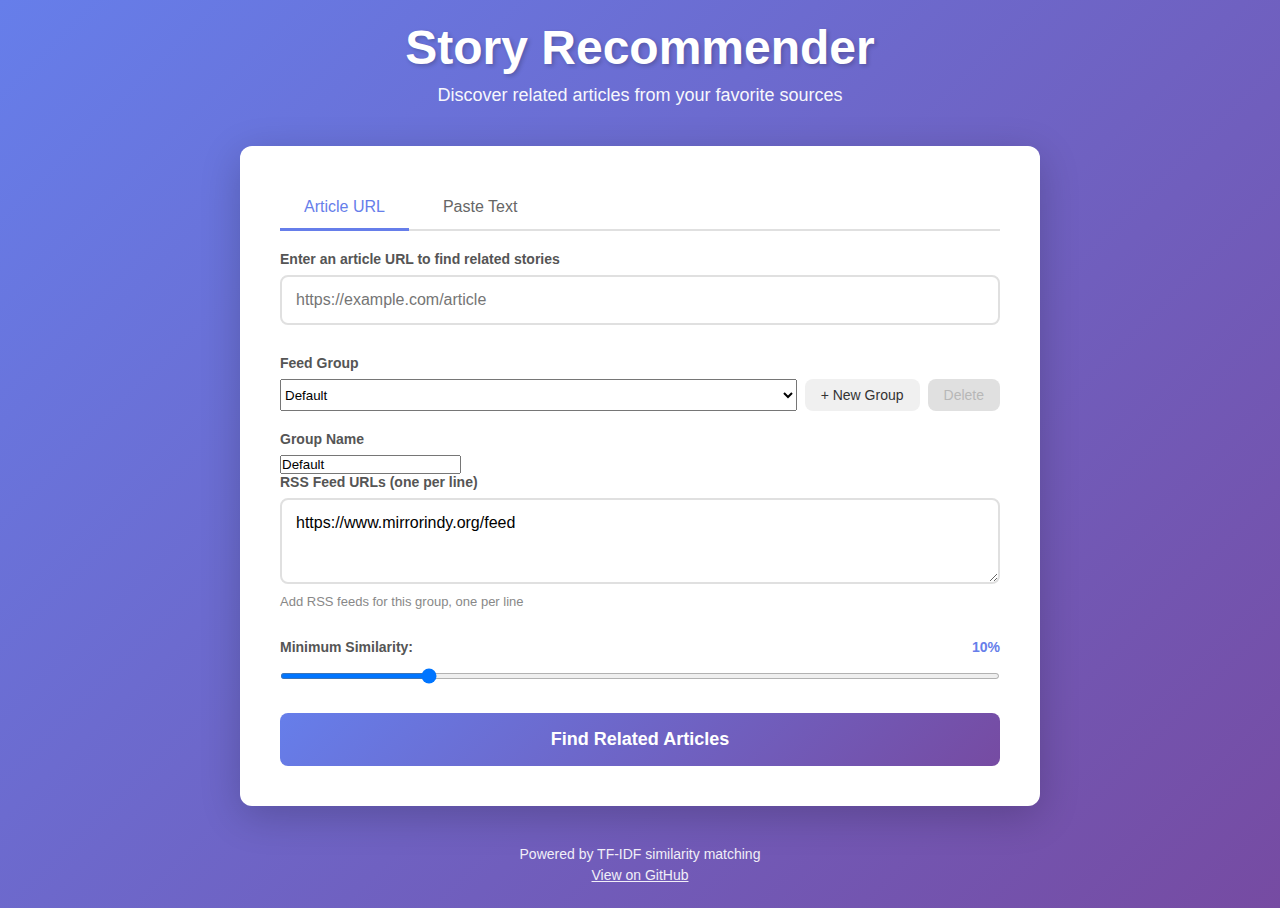
<file: webapp/index.html>
<!DOCTYPE html>
<html lang="en">
<head>
  <meta charset="UTF-8">
  <meta name="viewport" content="width=device-width, initial-scale=1.0">
  <title>Story Recommender - Find Related Articles</title>
  <link rel="stylesheet" href="style.css">
</head>
<body>
  <div class="container">
    <header>
      <h1>Story Recommender</h1>
      <p class="subtitle">Discover related articles from your favorite sources</p>
    </header>

    <main>
      <div class="input-section">
        <div class="tabs">
          <button class="tab active" data-tab="url">Article URL</button>
          <button class="tab" data-tab="text">Paste Text</button>
        </div>

        <div class="tab-content active" id="url-tab">
          <label for="article-url">Enter an article URL to find related stories</label>
          <input
            type="url"
            id="article-url"
            placeholder="https://example.com/article"
            autocomplete="off"
          >
        </div>

        <div class="tab-content" id="text-tab">
          <label for="article-text">Or paste article text directly</label>
          <textarea
            id="article-text"
            rows="6"
            placeholder="Paste article text here..."
          ></textarea>
        </div>

        <div class="group-section">
          <label for="group-select">Feed Group</label>
          <div class="group-controls">
            <select id="group-select">
              <option value="default">Default</option>
            </select>
            <button type="button" id="new-group-btn" class="secondary-btn">+ New Group</button>
            <button type="button" id="delete-group-btn" class="danger-btn">Delete</button>
          </div>
        </div>

        <div class="setting-group">
          <label for="group-name">Group Name</label>
          <input
            type="text"
            id="group-name"
            placeholder="e.g., Indiana Politics"
          >
        </div>

        <div class="feed-section">
          <label for="feed-urls">RSS Feed URLs (one per line)</label>
          <textarea
            id="feed-urls"
            rows="3"
            placeholder="https://www.mirrorindy.org/feed&#10;https://example.com/feed"
          >https://www.mirrorindy.org/feed</textarea>
          <small>Add RSS feeds for this group, one per line</small>
        </div>

        <div class="settings-row">
          <div class="setting">
            <label for="min-similarity">
              Minimum Similarity: <span id="similarity-value">10%</span>
            </label>
            <input
              type="range"
              id="min-similarity"
              min="0"
              max="50"
              value="10"
            >
          </div>
        </div>

        <button id="find-btn" class="primary-btn">Find Related Articles</button>
      </div>

      <div class="results-section" id="results-section">
        <div class="loading" id="loading">
          <div class="spinner"></div>
          <p>Finding related articles...</p>
        </div>

        <div class="error" id="error">
          <h3>Error</h3>
          <p id="error-message"></p>
        </div>

        <div class="recommendations" id="recommendations">
          <h2>Related Articles</h2>
          <div id="recommendations-list"></div>
        </div>

        <div class="no-results" id="no-results">
          <h3>No Related Articles Found</h3>
          <p>Try lowering the similarity threshold or adding more RSS feeds.</p>
        </div>
      </div>
    </main>

    <footer>
      <p>Powered by TF-IDF similarity matching</p>
      <p><a href="https://github.com/deblock1376/story-recommender" target="_blank">View on GitHub</a></p>
    </footer>
  </div>

  <script src="app.js"></script>
</body>
</html>
</file>
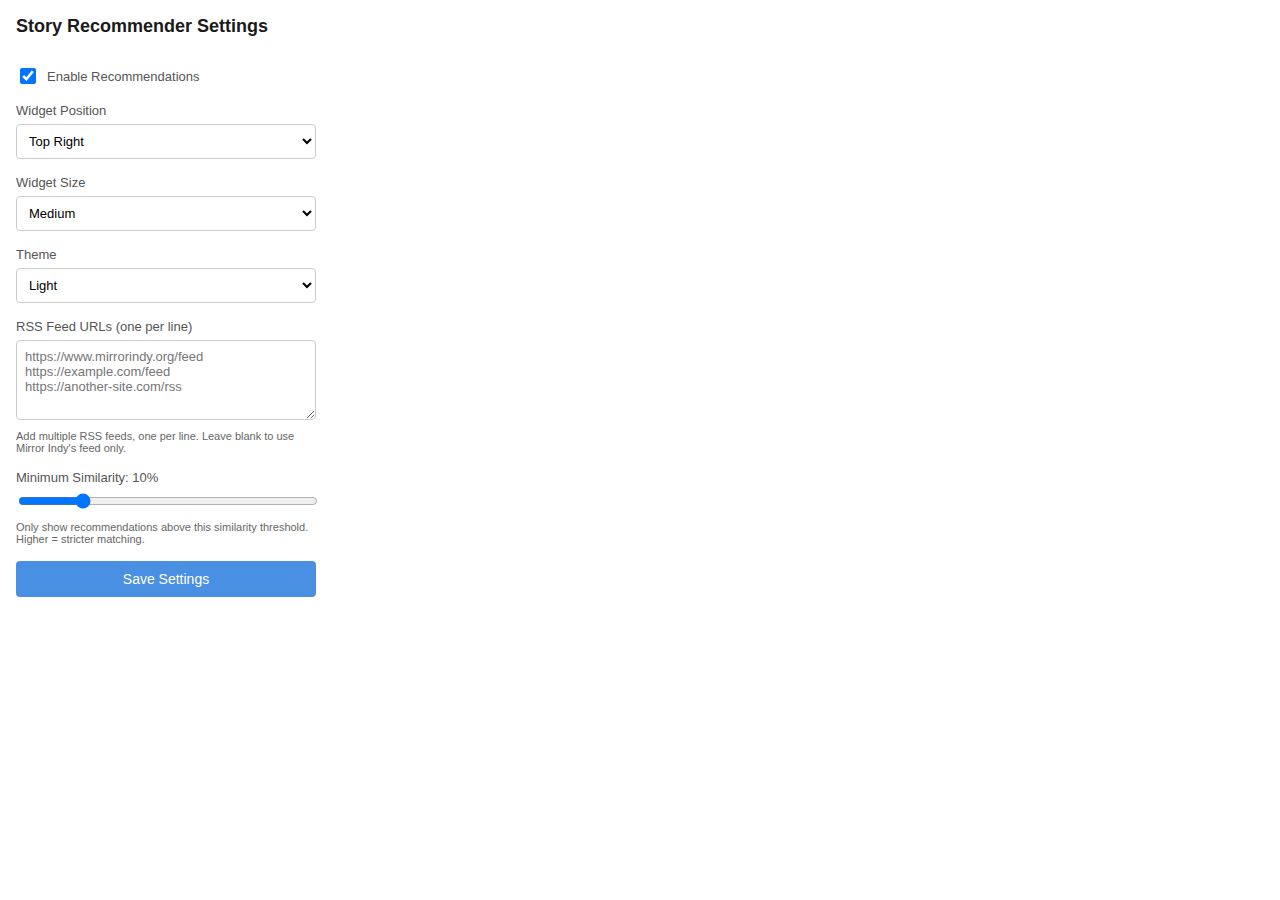
<file: popup.html>
<!DOCTYPE html>
<html>
<head>
  <meta charset="UTF-8">
  <title>Story Recommender Settings</title>
  <link rel="stylesheet" href="style.css">
</head>
<body>
  <div class="settings-container">
    <h2>Story Recommender Settings</h2>

    <div class="setting-group">
      <label class="toggle-label">
        <input type="checkbox" id="enabled" checked>
        <span>Enable Recommendations</span>
      </label>
    </div>

    <div class="setting-group">
      <label for="position">Widget Position</label>
      <select id="position">
        <option value="top-right">Top Right</option>
        <option value="top-left">Top Left</option>
        <option value="bottom-right">Bottom Right</option>
        <option value="bottom-left">Bottom Left</option>
      </select>
    </div>

    <div class="setting-group">
      <label for="size">Widget Size</label>
      <select id="size">
        <option value="small">Small</option>
        <option value="medium" selected>Medium</option>
        <option value="large">Large</option>
      </select>
    </div>

    <div class="setting-group">
      <label for="theme">Theme</label>
      <select id="theme">
        <option value="light" selected>Light</option>
        <option value="dark">Dark</option>
      </select>
    </div>

    <div class="setting-group">
      <label for="rssFeeds">RSS Feed URLs (one per line)</label>
      <textarea id="rssFeeds" rows="4" placeholder="https://www.mirrorindy.org/feed&#10;https://example.com/feed&#10;https://another-site.com/rss"></textarea>
      <small style="color: #666; font-size: 11px; margin-top: 4px; display: block;">
        Add multiple RSS feeds, one per line. Leave blank to use Mirror Indy's feed only.
      </small>
    </div>

    <div class="setting-group">
      <label for="minSimilarity">Minimum Similarity: <span id="similarityValue">10%</span></label>
      <input type="range" id="minSimilarity" min="0" max="50" step="1" value="10" style="width: 100%;">
      <small style="color: #666; font-size: 11px; margin-top: 4px; display: block;">
        Only show recommendations above this similarity threshold. Higher = stricter matching.
      </small>
    </div>

    <div class="setting-group">
      <button id="save">Save Settings</button>
    </div>

    <div id="status" class="status hidden"></div>
  </div>

  <script src="popup.js"></script>
</body>
</html>
</file>
<file: webapp/style.css>
* {
  margin: 0;
  padding: 0;
  box-sizing: border-box;
}

body {
  font-family: -apple-system, BlinkMacSystemFont, 'Segoe UI', Roboto, Oxygen, Ubuntu, Cantarell, sans-serif;
  background: linear-gradient(135deg, #667eea 0%, #764ba2 100%);
  min-height: 100vh;
  padding: 20px;
  color: #333;
}

.container {
  max-width: 800px;
  margin: 0 auto;
}

header {
  text-align: center;
  color: white;
  margin-bottom: 40px;
}

h1 {
  font-size: 48px;
  font-weight: 700;
  margin-bottom: 10px;
  text-shadow: 2px 2px 4px rgba(0,0,0,0.2);
}

.subtitle {
  font-size: 18px;
  opacity: 0.95;
}

main {
  background: white;
  border-radius: 12px;
  box-shadow: 0 10px 40px rgba(0,0,0,0.2);
  overflow: hidden;
}

.input-section {
  padding: 40px;
}

.tabs {
  display: flex;
  gap: 10px;
  margin-bottom: 20px;
  border-bottom: 2px solid #e0e0e0;
}

.tab {
  padding: 12px 24px;
  background: none;
  border: none;
  font-size: 16px;
  font-weight: 500;
  color: #666;
  cursor: pointer;
  transition: all 0.3s;
  border-bottom: 3px solid transparent;
  margin-bottom: -2px;
}

.tab:hover {
  color: #667eea;
}

.tab.active {
  color: #667eea;
  border-bottom-color: #667eea;
}

.tab-content {
  display: none;
  margin-bottom: 30px;
}

.tab-content.active {
  display: block;
}

label {
  display: block;
  font-weight: 600;
  font-size: 14px;
  color: #555;
  margin-bottom: 8px;
}

input[type="url"],
textarea {
  width: 100%;
  padding: 14px;
  border: 2px solid #e0e0e0;
  border-radius: 8px;
  font-size: 16px;
  font-family: inherit;
  transition: border-color 0.3s;
}

input[type="url"]:focus,
textarea:focus {
  outline: none;
  border-color: #667eea;
}

textarea {
  resize: vertical;
}

.group-section {
  margin-bottom: 20px;
}

.group-controls {
  display: flex;
  gap: 8px;
  align-items: stretch;
}

.group-controls select {
  flex: 1;
}

.secondary-btn,
.danger-btn {
  padding: 8px 16px;
  border: none;
  border-radius: 8px;
  font-size: 14px;
  font-weight: 500;
  cursor: pointer;
  transition: all 0.2s;
  white-space: nowrap;
}

.secondary-btn {
  background: #f0f0f0;
  color: #333;
}

.secondary-btn:hover {
  background: #e0e0e0;
}

.danger-btn {
  background: #d32f2f;
  color: white;
}

.danger-btn:hover {
  background: #b71c1c;
}

.danger-btn:disabled,
.secondary-btn:disabled {
  background: #ccc;
  color: #888;
  cursor: not-allowed;
  opacity: 0.6;
}

.feed-section {
  margin-bottom: 30px;
}

.feed-section small {
  display: block;
  margin-top: 6px;
  color: #888;
  font-size: 13px;
}

.settings-row {
  margin-bottom: 30px;
}

.setting label {
  display: flex;
  justify-content: space-between;
  align-items: center;
}

#similarity-value {
  font-weight: 700;
  color: #667eea;
}

input[type="range"] {
  width: 100%;
  height: 6px;
  background: #e0e0e0;
  border-radius: 3px;
  outline: none;
  margin-top: 10px;
}

input[type="range"]::-webkit-slider-thumb {
  -webkit-appearance: none;
  appearance: none;
  width: 20px;
  height: 20px;
  background: #667eea;
  border-radius: 50%;
  cursor: pointer;
  transition: transform 0.2s;
}

input[type="range"]::-webkit-slider-thumb:hover {
  transform: scale(1.2);
}

input[type="range"]::-moz-range-thumb {
  width: 20px;
  height: 20px;
  background: #667eea;
  border-radius: 50%;
  cursor: pointer;
  border: none;
  transition: transform 0.2s;
}

input[type="range"]::-moz-range-thumb:hover {
  transform: scale(1.2);
}

.primary-btn {
  width: 100%;
  padding: 16px;
  background: linear-gradient(135deg, #667eea 0%, #764ba2 100%);
  color: white;
  border: none;
  border-radius: 8px;
  font-size: 18px;
  font-weight: 600;
  cursor: pointer;
  transition: transform 0.2s, box-shadow 0.2s;
}

.primary-btn:hover {
  transform: translateY(-2px);
  box-shadow: 0 6px 20px rgba(102, 126, 234, 0.4);
}

.primary-btn:active {
  transform: translateY(0);
}

.primary-btn:disabled {
  background: #ccc;
  cursor: not-allowed;
  transform: none;
  box-shadow: none;
}

.results-section {
  padding: 40px;
  background: #f9f9f9;
  border-top: 1px solid #e0e0e0;
  display: none;
}

.results-section.show {
  display: block;
}

.loading,
.error,
.recommendations,
.no-results {
  display: none;
}

.loading.show,
.error.show,
.recommendations.show,
.no-results.show {
  display: block;
}

.loading {
  text-align: center;
  padding: 40px;
}

.spinner {
  width: 50px;
  height: 50px;
  margin: 0 auto 20px;
  border: 4px solid #e0e0e0;
  border-top-color: #667eea;
  border-radius: 50%;
  animation: spin 1s linear infinite;
}

@keyframes spin {
  to { transform: rotate(360deg); }
}

.error {
  background: #fff3f3;
  border: 2px solid #ffcccb;
  border-radius: 8px;
  padding: 20px;
  color: #d32f2f;
}

.error h3 {
  margin-bottom: 10px;
}

.recommendations h2 {
  margin-bottom: 20px;
  color: #333;
}

#recommendations-list {
  display: flex;
  flex-direction: column;
  gap: 16px;
}

.recommendation-card {
  background: white;
  padding: 0;
  border-radius: 8px;
  border-left: 4px solid #667eea;
  box-shadow: 0 2px 8px rgba(0,0,0,0.1);
  transition: transform 0.2s, box-shadow 0.2s;
  overflow: hidden;
}

.recommendation-card:hover {
  transform: translateX(4px);
  box-shadow: 0 4px 12px rgba(0,0,0,0.15);
}

.recommendation-card a {
  text-decoration: none;
  color: inherit;
  display: flex;
  align-items: center;
  gap: 16px;
}

.recommendation-card .thumbnail {
  width: 120px;
  height: 120px;
  object-fit: cover;
  flex-shrink: 0;
}

.recommendation-card .text-content {
  padding: 20px;
  flex: 1;
}

.recommendation-card h3 {
  font-size: 18px;
  color: #333;
  margin-bottom: 8px;
  line-height: 1.4;
}

.recommendation-card .meta {
  display: flex;
  gap: 12px;
  font-size: 13px;
  color: #888;
}

.recommendation-card .score {
  color: #667eea;
  font-weight: 600;
}

@media (max-width: 768px) {
  .recommendation-card a {
    flex-direction: column;
    align-items: stretch;
  }

  .recommendation-card .thumbnail {
    width: 100%;
    height: 200px;
  }
}

.no-results {
  text-align: center;
  padding: 40px;
  color: #666;
}

.no-results h3 {
  margin-bottom: 10px;
  color: #888;
}

footer {
  text-align: center;
  margin-top: 40px;
  color: white;
  opacity: 0.9;
}

footer p {
  margin: 5px 0;
  font-size: 14px;
}

footer a {
  color: white;
  text-decoration: underline;
}

footer a:hover {
  opacity: 0.8;
}

@media (max-width: 768px) {
  body {
    padding: 10px;
  }

  h1 {
    font-size: 32px;
  }

  .input-section,
  .results-section {
    padding: 24px;
  }
}
</file>
<file: style.css>
body {
  width: 300px;
  margin: 0;
  padding: 16px;
  font-family: -apple-system, BlinkMacSystemFont, 'Segoe UI', Roboto, Oxygen, Ubuntu, Cantarell, sans-serif;
  font-size: 14px;
  color: #333;
}

.settings-container {
  display: flex;
  flex-direction: column;
  gap: 16px;
}

h2 {
  margin: 0 0 12px 0;
  font-size: 18px;
  font-weight: 600;
  color: #1a1a1a;
}

.setting-group {
  display: flex;
  flex-direction: column;
  gap: 6px;
}

label {
  font-weight: 500;
  font-size: 13px;
  color: #555;
}

.toggle-label {
  display: flex;
  align-items: center;
  gap: 8px;
  cursor: pointer;
  font-weight: normal;
}

.toggle-label input[type="checkbox"] {
  width: 16px;
  height: 16px;
  cursor: pointer;
}

select, input[type="url"], textarea {
  padding: 8px;
  border: 1px solid #ccc;
  border-radius: 4px;
  background: white;
  font-size: 13px;
}

select {
  cursor: pointer;
}

input[type="url"], textarea {
  width: 100%;
  box-sizing: border-box;
}

textarea {
  font-family: -apple-system, BlinkMacSystemFont, 'Segoe UI', Roboto, Oxygen, Ubuntu, Cantarell, sans-serif;
  resize: vertical;
  min-height: 80px;
}

select:focus, input[type="url"]:focus, textarea:focus {
  outline: none;
  border-color: #4a90e2;
}

button {
  padding: 10px 16px;
  background: #4a90e2;
  color: white;
  border: none;
  border-radius: 4px;
  font-size: 14px;
  font-weight: 500;
  cursor: pointer;
  transition: background 0.2s;
}

button:hover {
  background: #357abd;
}

button:active {
  background: #2a5f8f;
}

.status {
  padding: 8px;
  border-radius: 4px;
  font-size: 12px;
  text-align: center;
}

.status.success {
  background: #d4edda;
  color: #155724;
  border: 1px solid #c3e6cb;
}

.status.error {
  background: #f8d7da;
  color: #721c24;
  border: 1px solid #f5c6cb;
}

.status.hidden {
  display: none;
}
</file>
